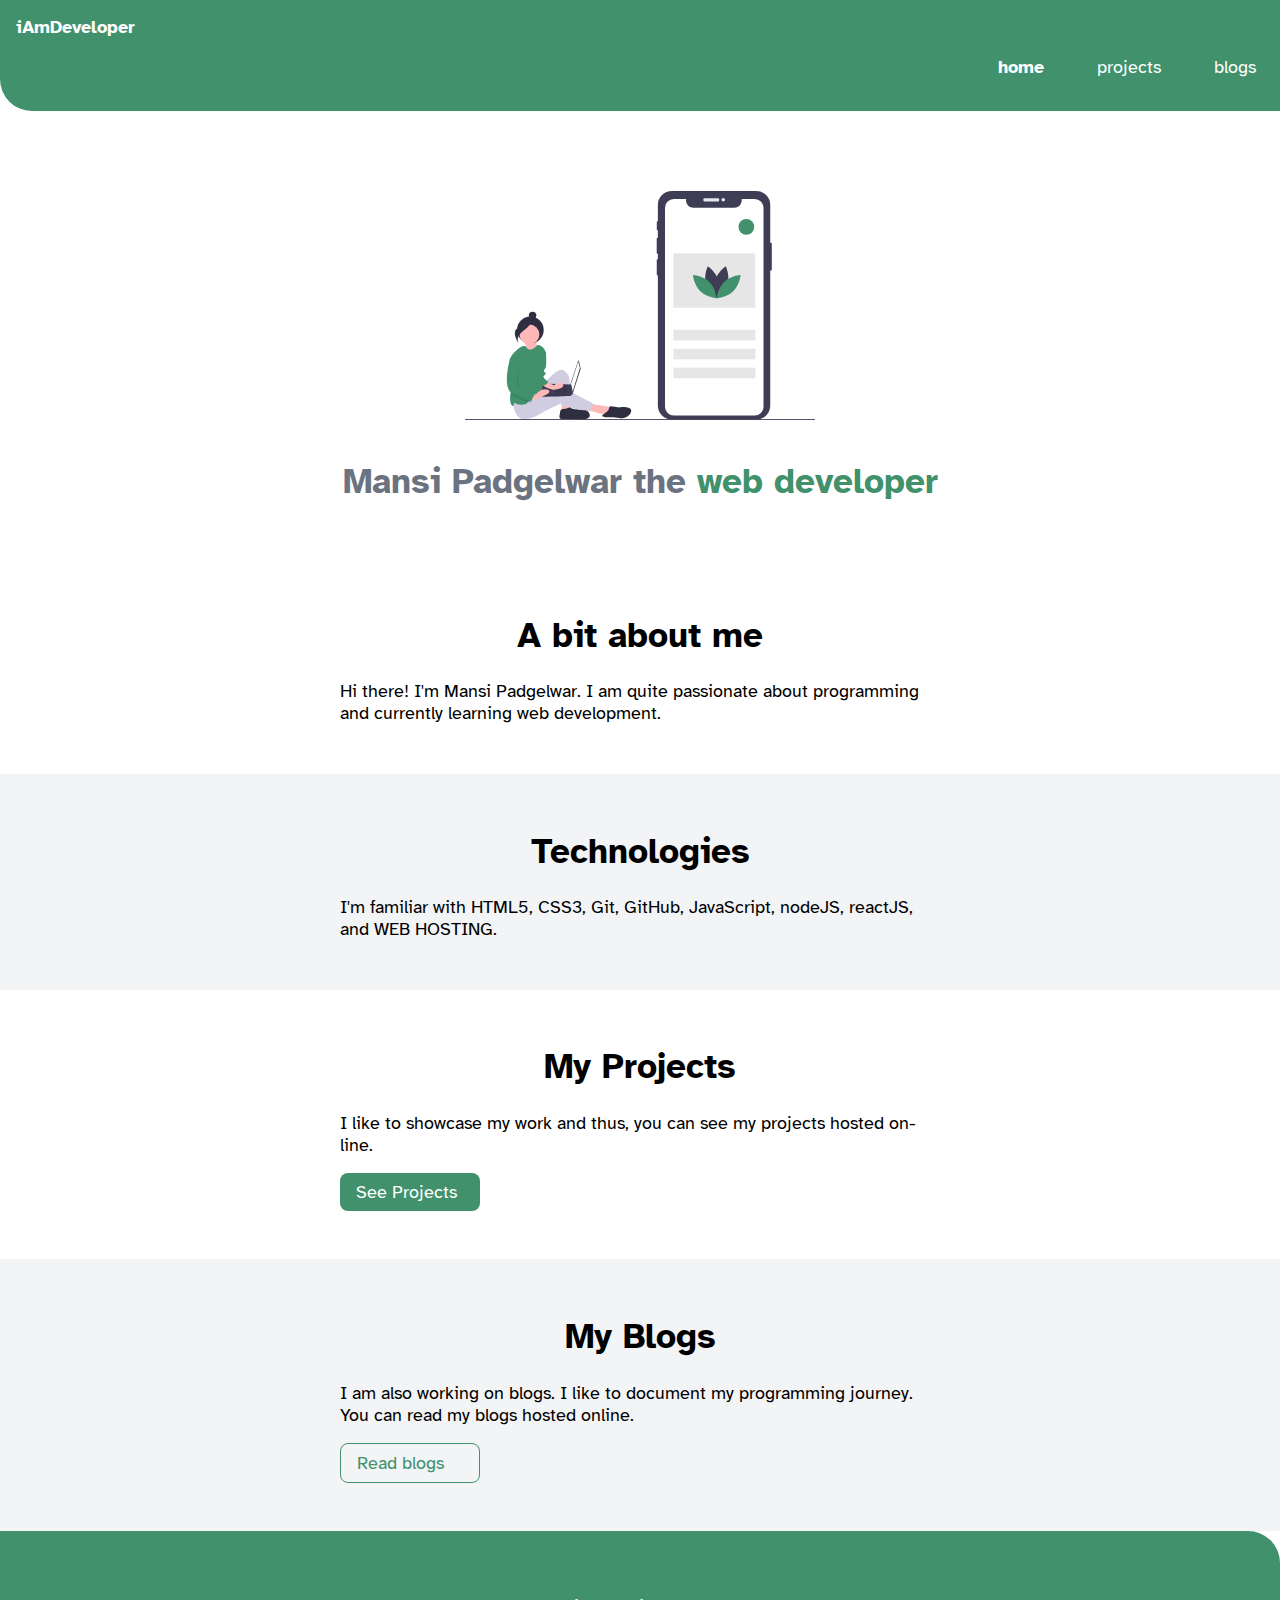
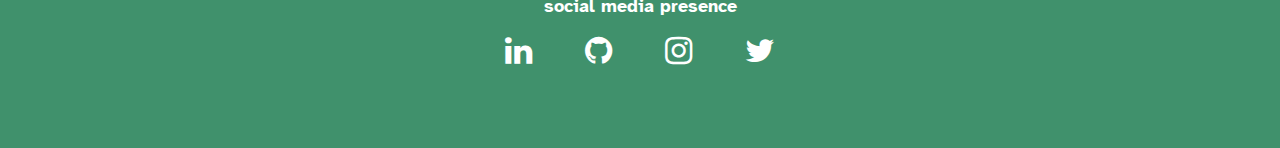
<file: index.html>
<!DOCTYPE html>
<html lang="en">

<head>
    <meta charset="UTF-8">
    <meta http-equiv="X-UA-Compatible" content="IE=edge">
    <meta name="viewport" content="width=device-width, initial-scale=1.0">
    <link rel="stylesheet" href="https://cdnjs.cloudflare.com/ajax/libs/font-awesome/4.7.0/css/font-awesome.min.css"
        integrity="sha512-SfTiTlX6kk+qitfevl/7LibUOeJWlt9rbyDn92a1DqWOw9vWG2MFoays0sgObmWazO5BQPiFucnnEAjpAB+/Sw=="
        crossorigin="anonymous" />
    <link href="style.css" rel='stylesheet' />
    <title>home | Mansi Padgelwar</title>

</head>

<body>
    <nav class="navigation container">
        <div class="nav-brand">iAmDeveloper</div>
        <ul class="list-non-bullet nav-pills">
            <li class="list-item-inline">
                <a class="link link-active" href="/">home</a>
            </li>

            <li class="list-item-inline">
                <a class="link" href="/projects.html">projects</a>
            </li>

            <li class="list-item-inline">
                <a class="link" href="/blogs.html">blogs</a>
            </li>
        </ul>
    </nav>

    <header class="hero">
        <img class="hero-img" src="images/hero.svg" />
        <h1 class="hero-heading">Mansi Padgelwar the
            <span class="heading-inverted">
                web developer
            </span>
        </h1>

    </header>

    <section class="section">
        <div class="container centered-container">
            <h1>A bit about me</h1>
            <p>Hi there! I'm Mansi Padgelwar. I am quite passionate about programming and currently learning web development.
            </p>

        </div>
    </section>

    <section class="section section-off-white">
        <div class="container centered-container">
            <h1>Technologies</h1>
            <p>I'm familiar with HTML5, CSS3, Git, GitHub, JavaScript, nodeJS,
                reactJS, and WEB HOSTING.
            </p>
        </div>
    </section>
    <section class="section">
        <div class="container centered-container">
            <h1>My Projects</h1>
            <p>I like to showcase my work and thus,
                you can see my projects hosted
                on-line.
            </p>
            <a class="link primary-link" href="/projects.html">See Projects</a>

        </div>
    </section>

    <section class="section section-off-white">
        <div class="container centered-container">
            <h1>My Blogs</h1>
            <p>I am also working on blogs. I like to document my programming journey. 
                You can read my blogs hosted online.</p>
            <a class="link secondary-link" href="/blogs.html">Read blogs</a>
        </div>
    </section>


    <footer class="footer">
        <div class="footer-header">
            social media presence
        </div>
        <ul class="social-links list-non-bullet">
            <li class="list-item-inline">

                <a class="link" href="https://www.linkedin.com/in/mansi-padgelwar-1051a8188" target="_blank"><i class="fa fa-linkedin"
                        aria-hidden="true"></i>
                </a>
            </li>
            <li class="list-item-inline">

                <a class="link" href="https://github.com/mansipadgelwar" target="_blank"><i class="fa fa-github"
                        aria-hidden="true"></i>
                </a>
            </li>
            <li class="list-item-inline">

                <a class="link" href="https://www.instagram.com/mansi_padgelwar" target="_blank"><i class="fa fa-instagram"
                        aria-hidden="true"></i>
                </a>
            </li>
            <li class="list-item-inline">

                <a class="link" href="https://twitter.com/MansiPadgelwar" target="_blank"><i class="fa fa-twitter"
                        aria-hidden="true"></i>
                </a>
            </li>
        </ul>
    </footer>






</body>

</html>
</file>
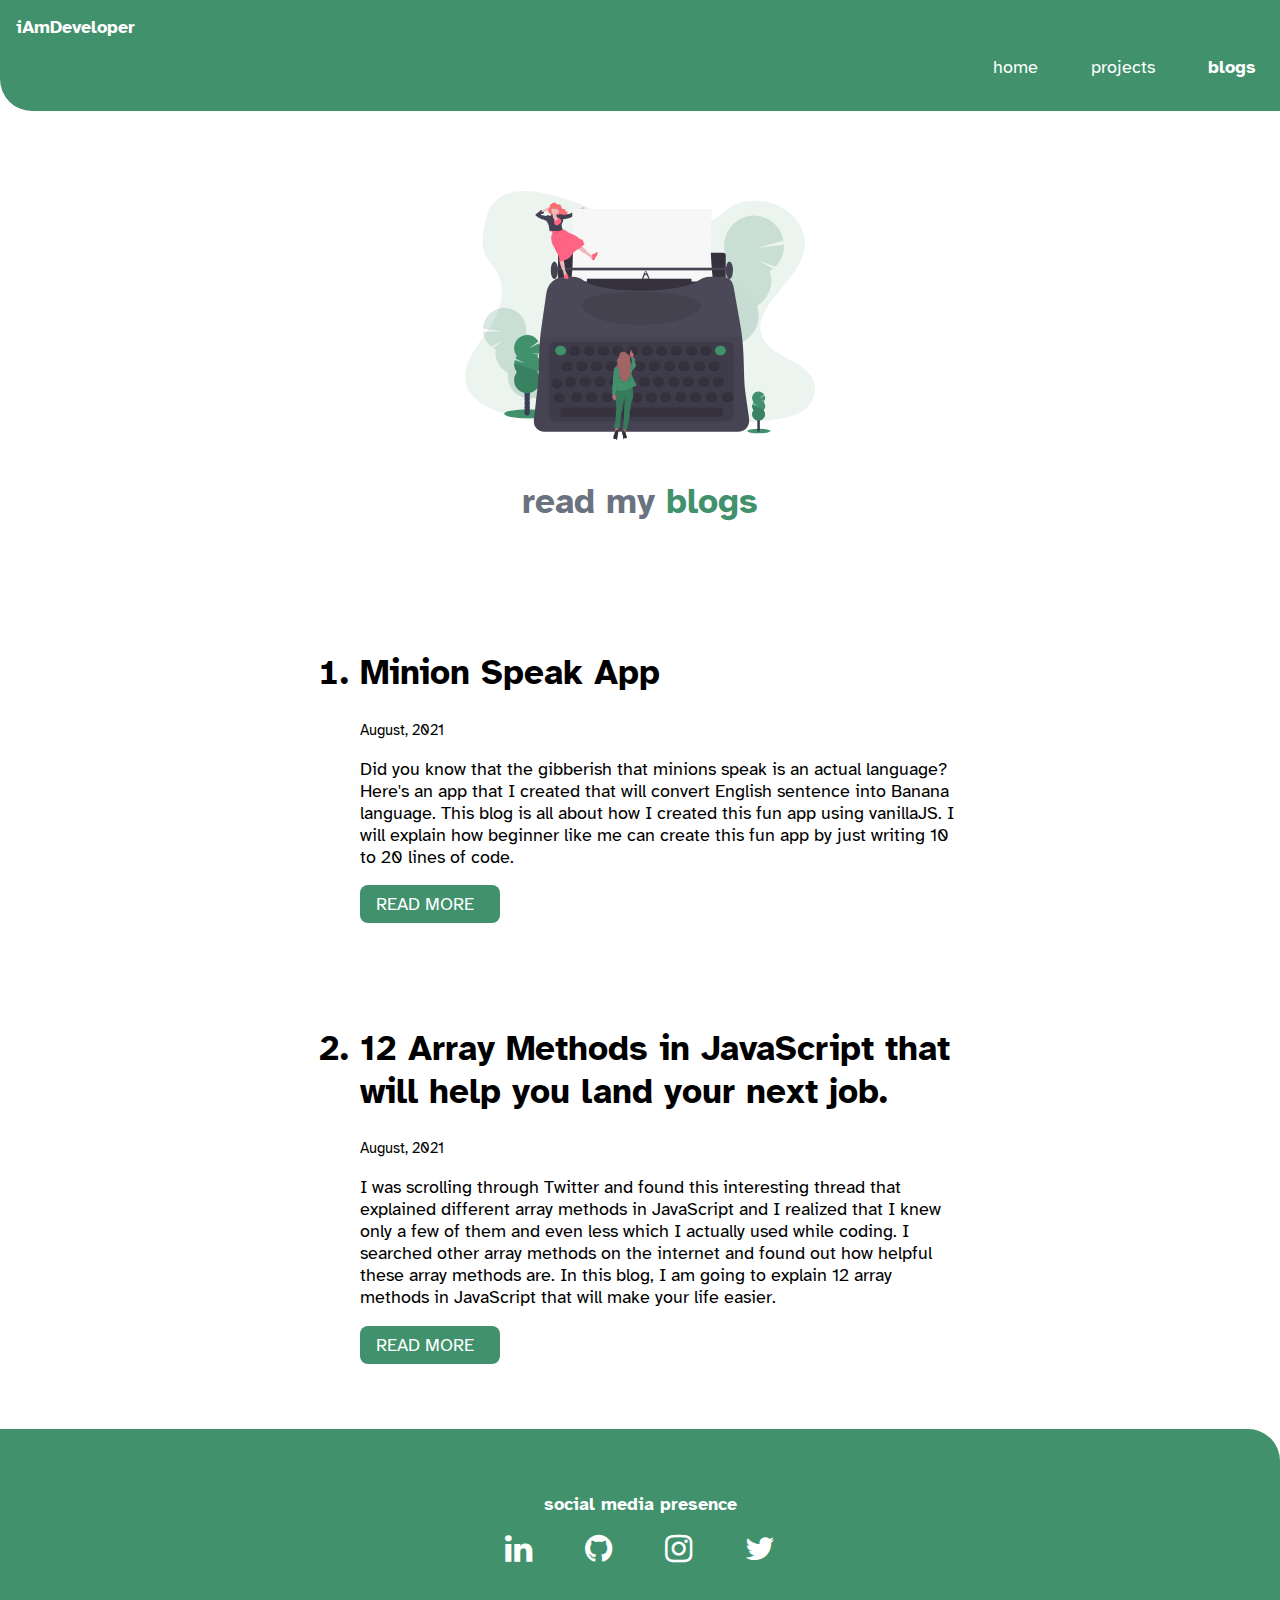
<file: blogs.html>
<!DOCTYPE html>
<html lang="en">

<head>
    <meta charset="UTF-8">
    <meta http-equiv="X-UA-Compatible" content="IE=edge">
    <meta name="viewport" content="width=device-width, initial-scale=1.0">
    <link rel="stylesheet" href="https://cdnjs.cloudflare.com/ajax/libs/font-awesome/4.7.0/css/font-awesome.min.css"
        integrity="sha512-SfTiTlX6kk+qitfevl/7LibUOeJWlt9rbyDn92a1DqWOw9vWG2MFoays0sgObmWazO5BQPiFucnnEAjpAB+/Sw=="
        crossorigin="anonymous" />
    <link href="style.css" rel='stylesheet' />
    <title>blogs | Mansi Padgelwar</title>

</head>

<body>
    <nav class="navigation container">
        <div class="nav-brand">iAmDeveloper</div>
        <ul class="list-non-bullet nav-pills">
            <li class="list-item-inline">
                <a class="link " href="/index.html">home</a>
            </li>

            <li class="list-item-inline">
                <a class="link" href="/projects.html">projects</a>
            </li>

            <li class="list-item-inline">
                <a class="link link-active" href="/blogs.html">blogs</a>
            </li>
        </ul>
    </nav>

    <header class="hero">
        <img class="hero-img" src="images/blog.svg" />
        <h1 class="hero-heading"> read my
            <span class="heading-inverted">
                blogs
            </span>
        </h1>
    </header>
    <ol>

        <article class="showcase-list container centered-container">
            <h1>
                <li> Minion Speak App </li>
            </h1>
            <small> August, 2021</small>
            <p>Did you know that the gibberish that minions speak is an actual language?
                Here's an app that I created that will convert English sentence into Banana language.
                This blog is all about how I created this fun app using vanillaJS.
                I will explain how beginner like me can create this fun app by just writing 10 to 20 lines of code.</p>
            <a class="link primary-link" href="https://mansim.hashnode.dev/minion-speak-app" target="_blank">READ MORE</a>

        </article>

        <article class="showcase-list container centered-container">
            <h1>
                <li> 12 Array Methods in JavaScript that will help you land your next job. </li>
            </h1>
            <small> August, 2021</small>
            <p>I was scrolling through Twitter and found this interesting thread that explained different 
                array methods in JavaScript and I realized that I knew only a few of them and even less which 
                I actually used while coding. I searched other array methods on the internet and found out how helpful
                these array methods are. In this blog, I am going to explain 12 array methods in JavaScript
                that will make your life easier.</p>
            <a class="link primary-link" href="https://mansim.hashnode.dev/12-array-methods-in-javascript-that-will-help-you-land-your-next-job" target="_blank">READ MORE</a>

        </article>

        


    </ol>
    <footer class="footer">
        <div class="footer-header">
            social media presence
        </div>
        <ul class="social-links list-non-bullet">
            <li class="list-item-inline">

                <a class="link" href="https://www.linkedin.com/in/mansi-padgelwar-1051a8188" target="_blank"><i class="fa fa-linkedin"
                        aria-hidden="true"></i>
                </a>
            </li>
            <li class="list-item-inline">

                <a class="link" href="https://github.com/mansipadgelwar" target="_blank"><i class="fa fa-github"
                        aria-hidden="true"></i>
                </a>
            </li>
            <li class="list-item-inline">

                <a class="link" href="https://www.instagram.com/mansi_padgelwar" target="_blank"><i class="fa fa-instagram"
                        aria-hidden="true"></i>
                </a>
            </li>
            <li class="list-item-inline">

                <a class="link" href="https://twitter.com/MansiPadgelwar" target="_blank"><i class="fa fa-twitter"
                        aria-hidden="true"></i>
                </a>
            </li>
        </ul>
    </footer>

</body>

</html>
</file>
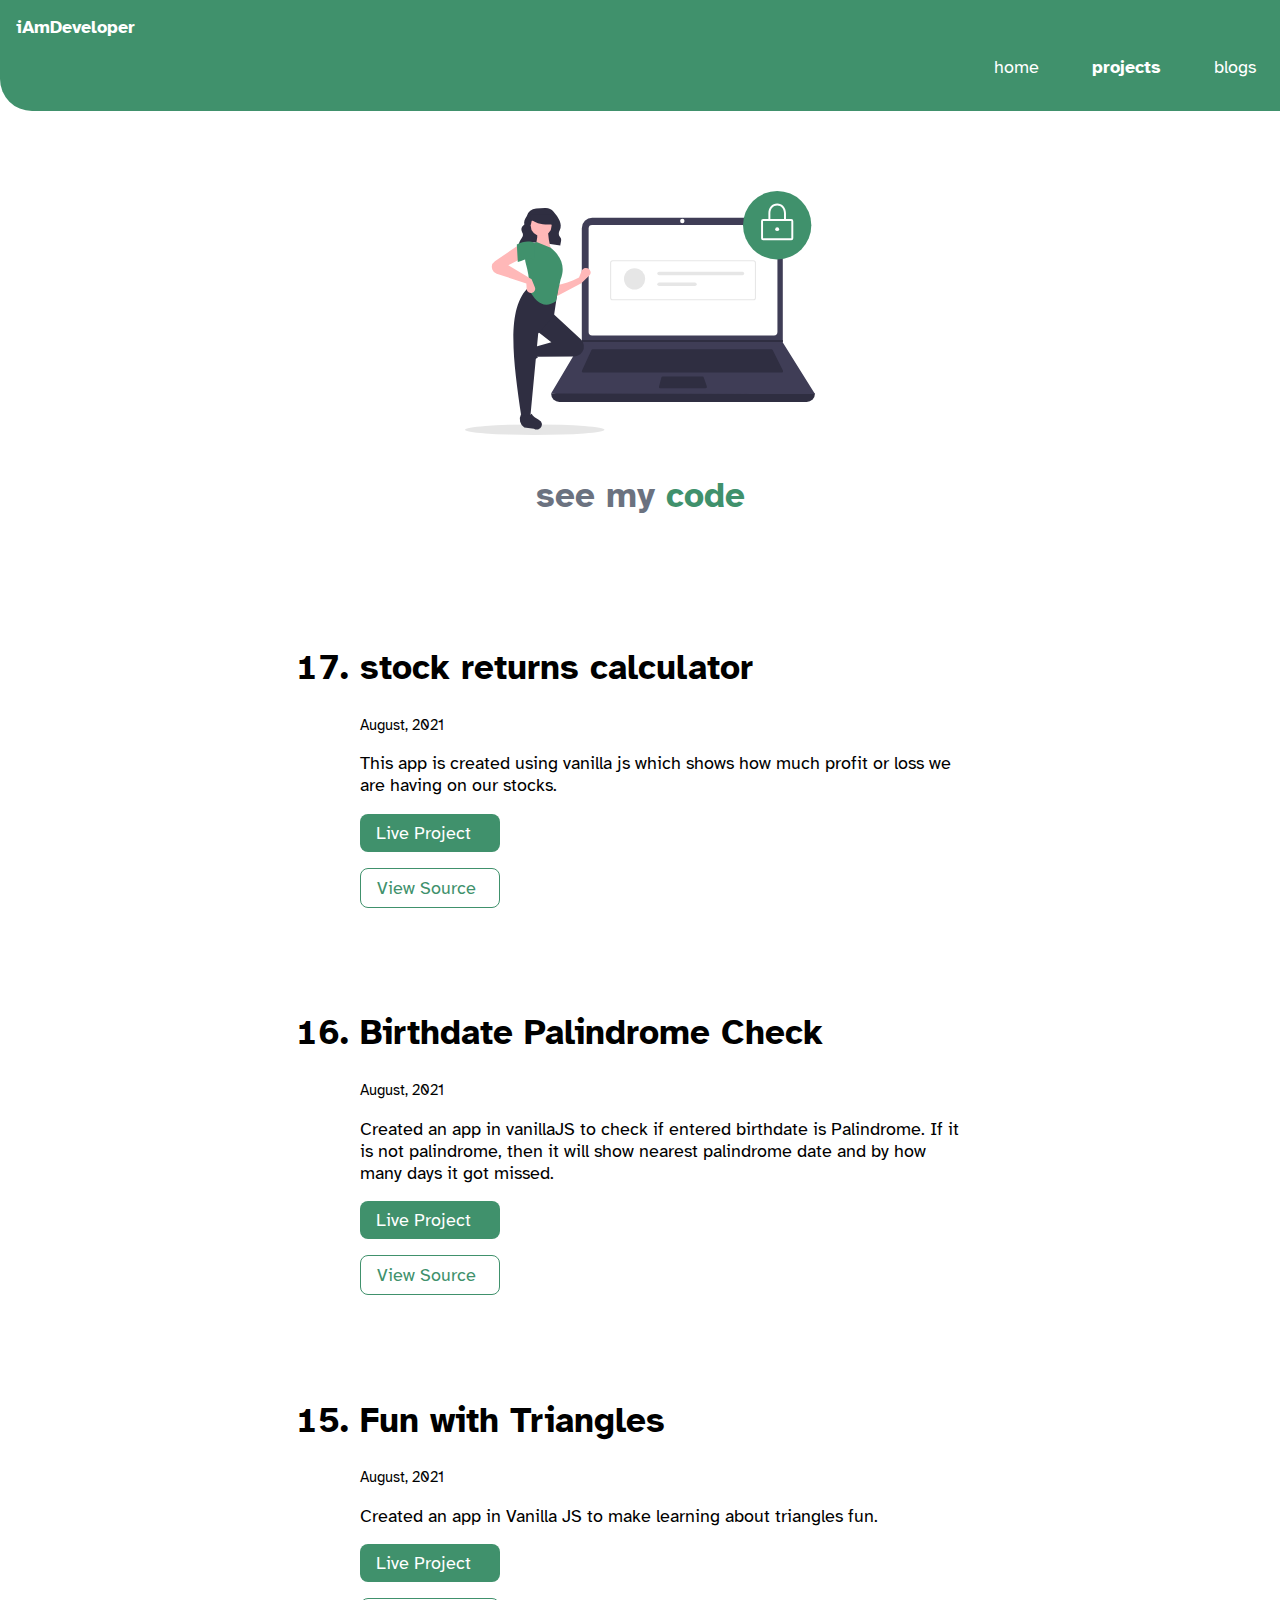
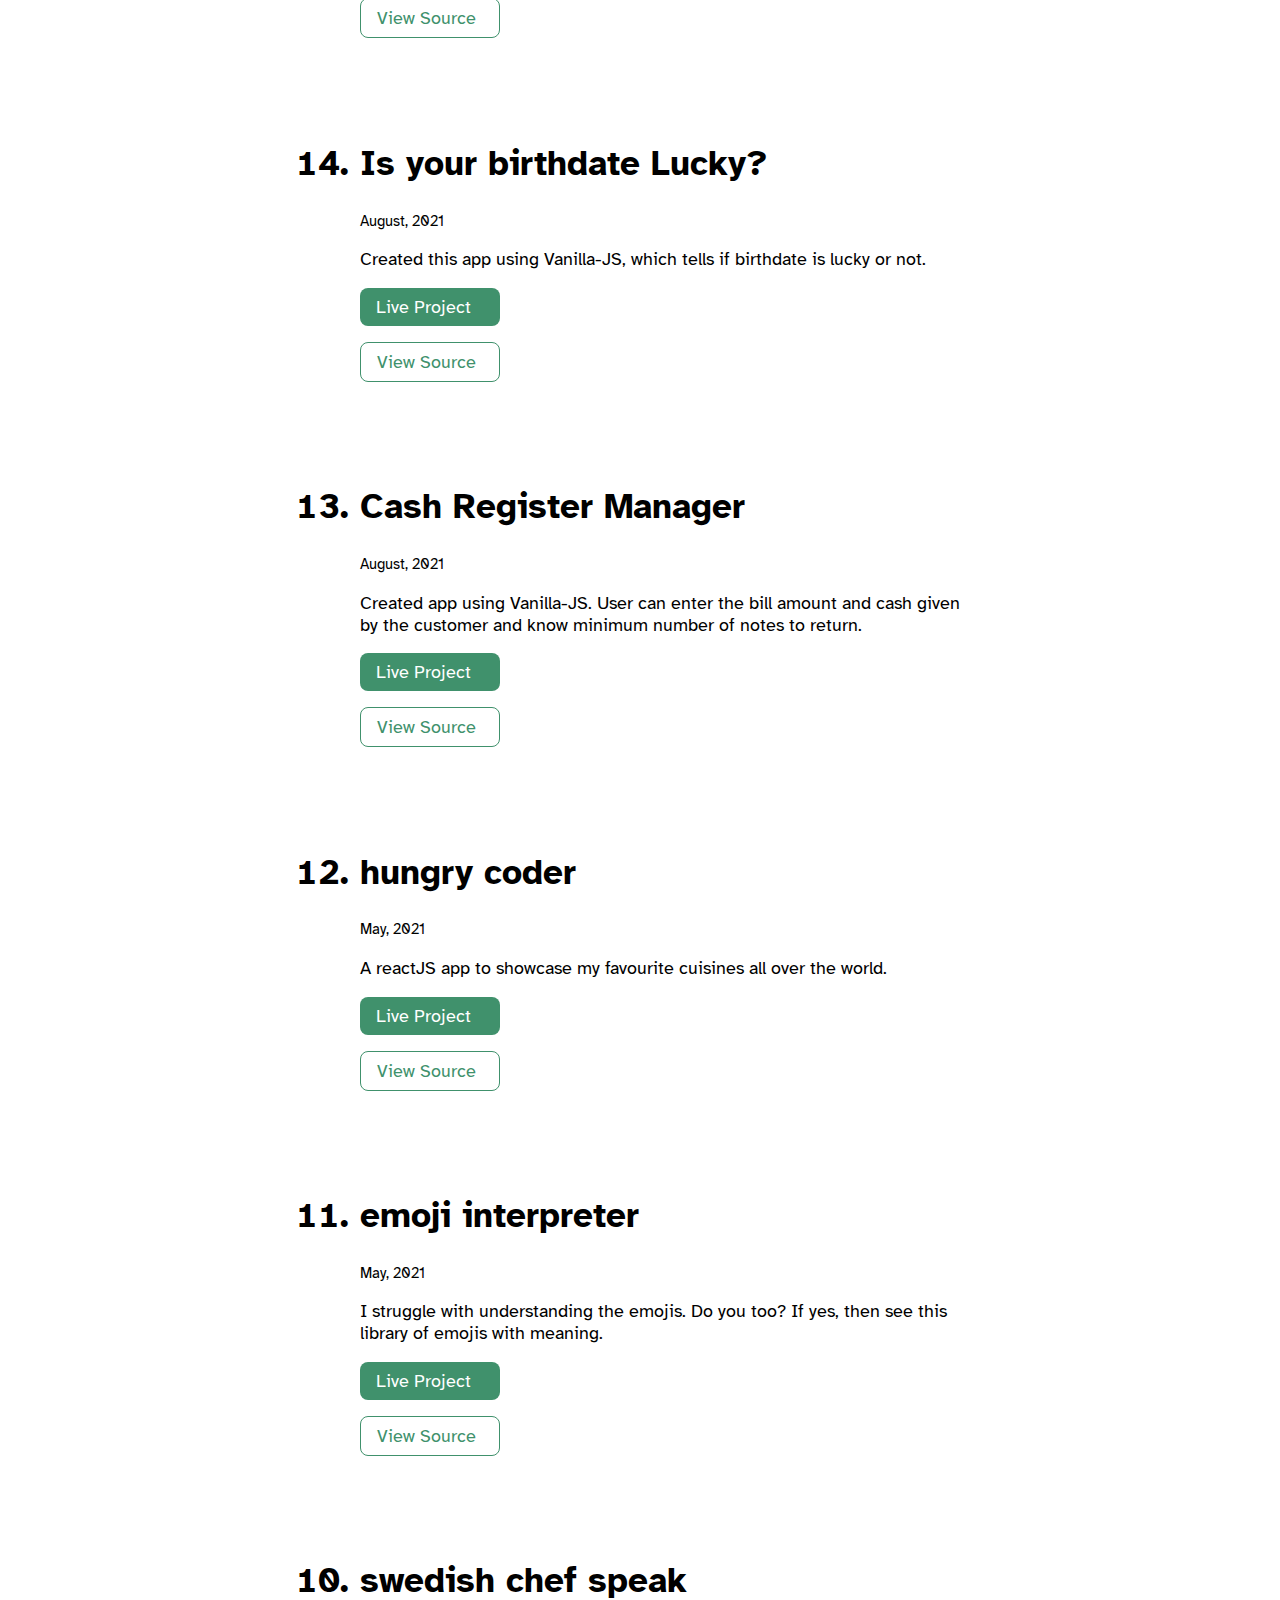
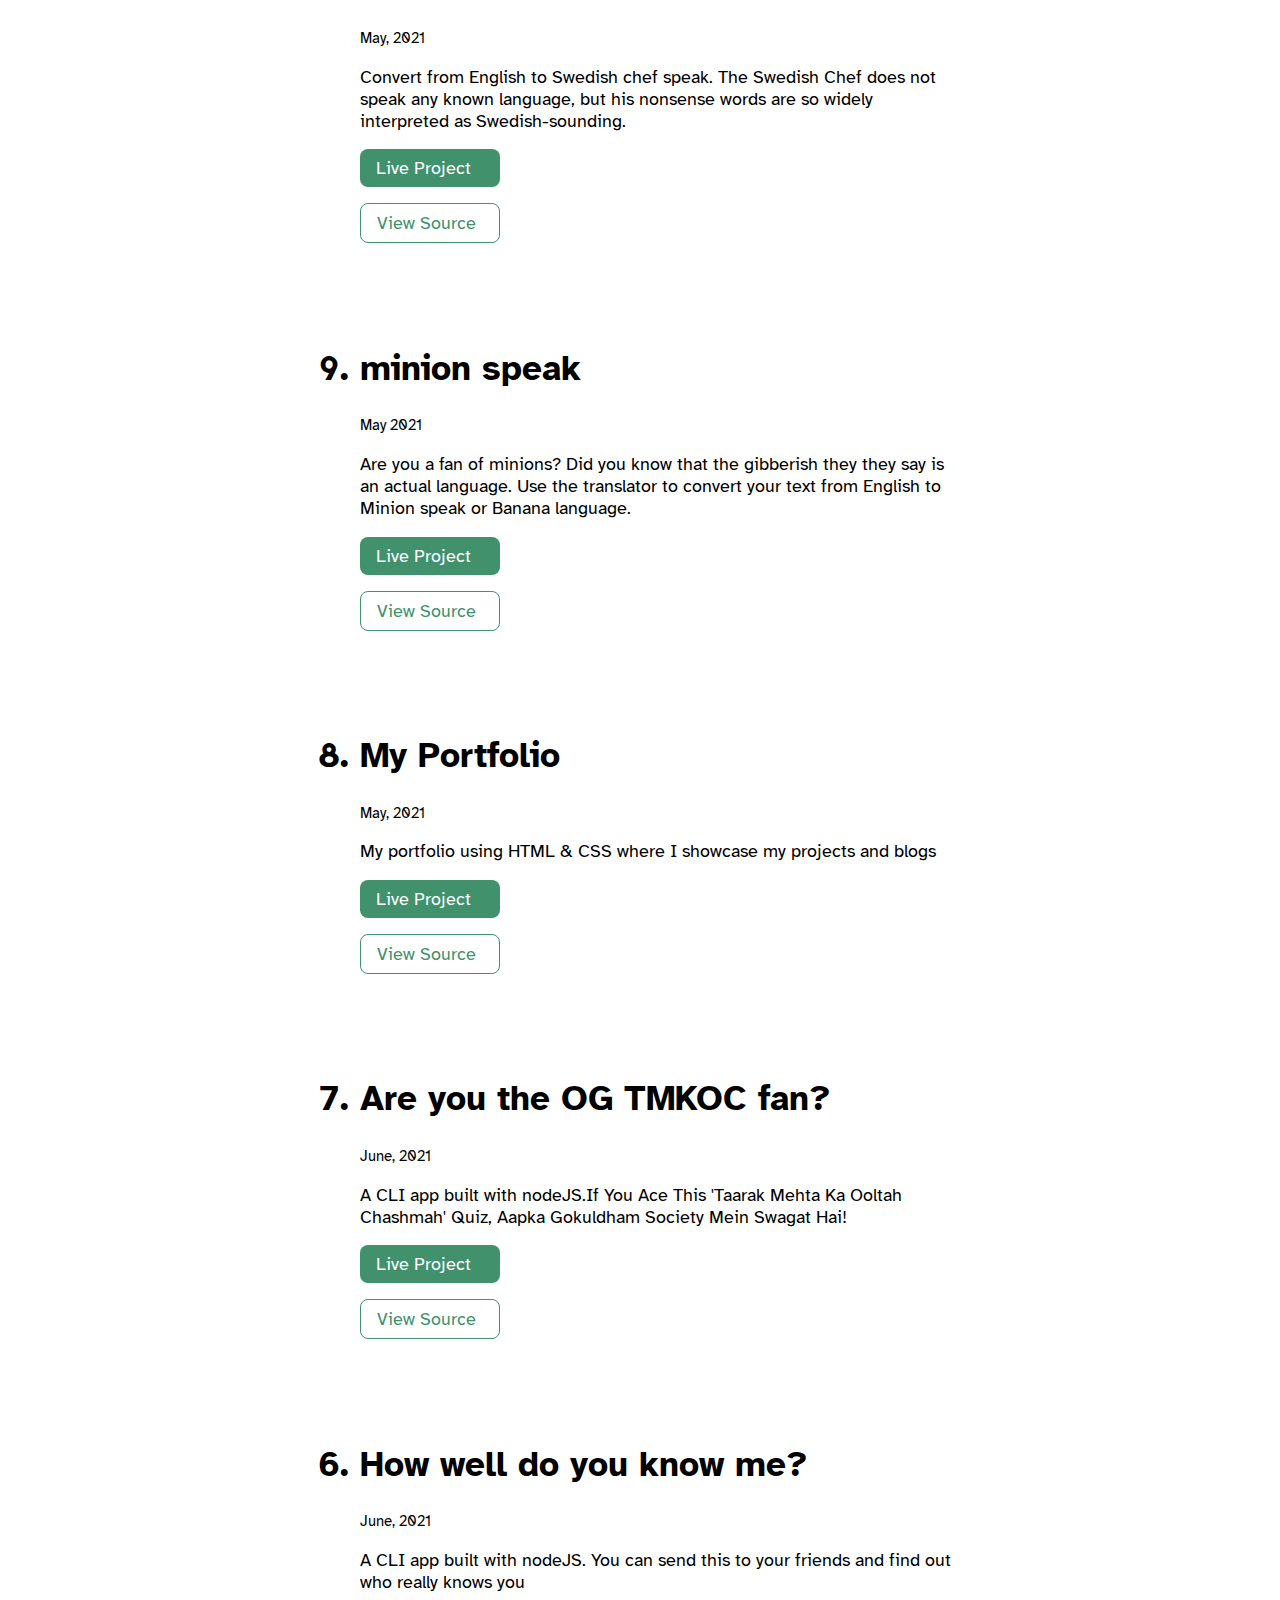
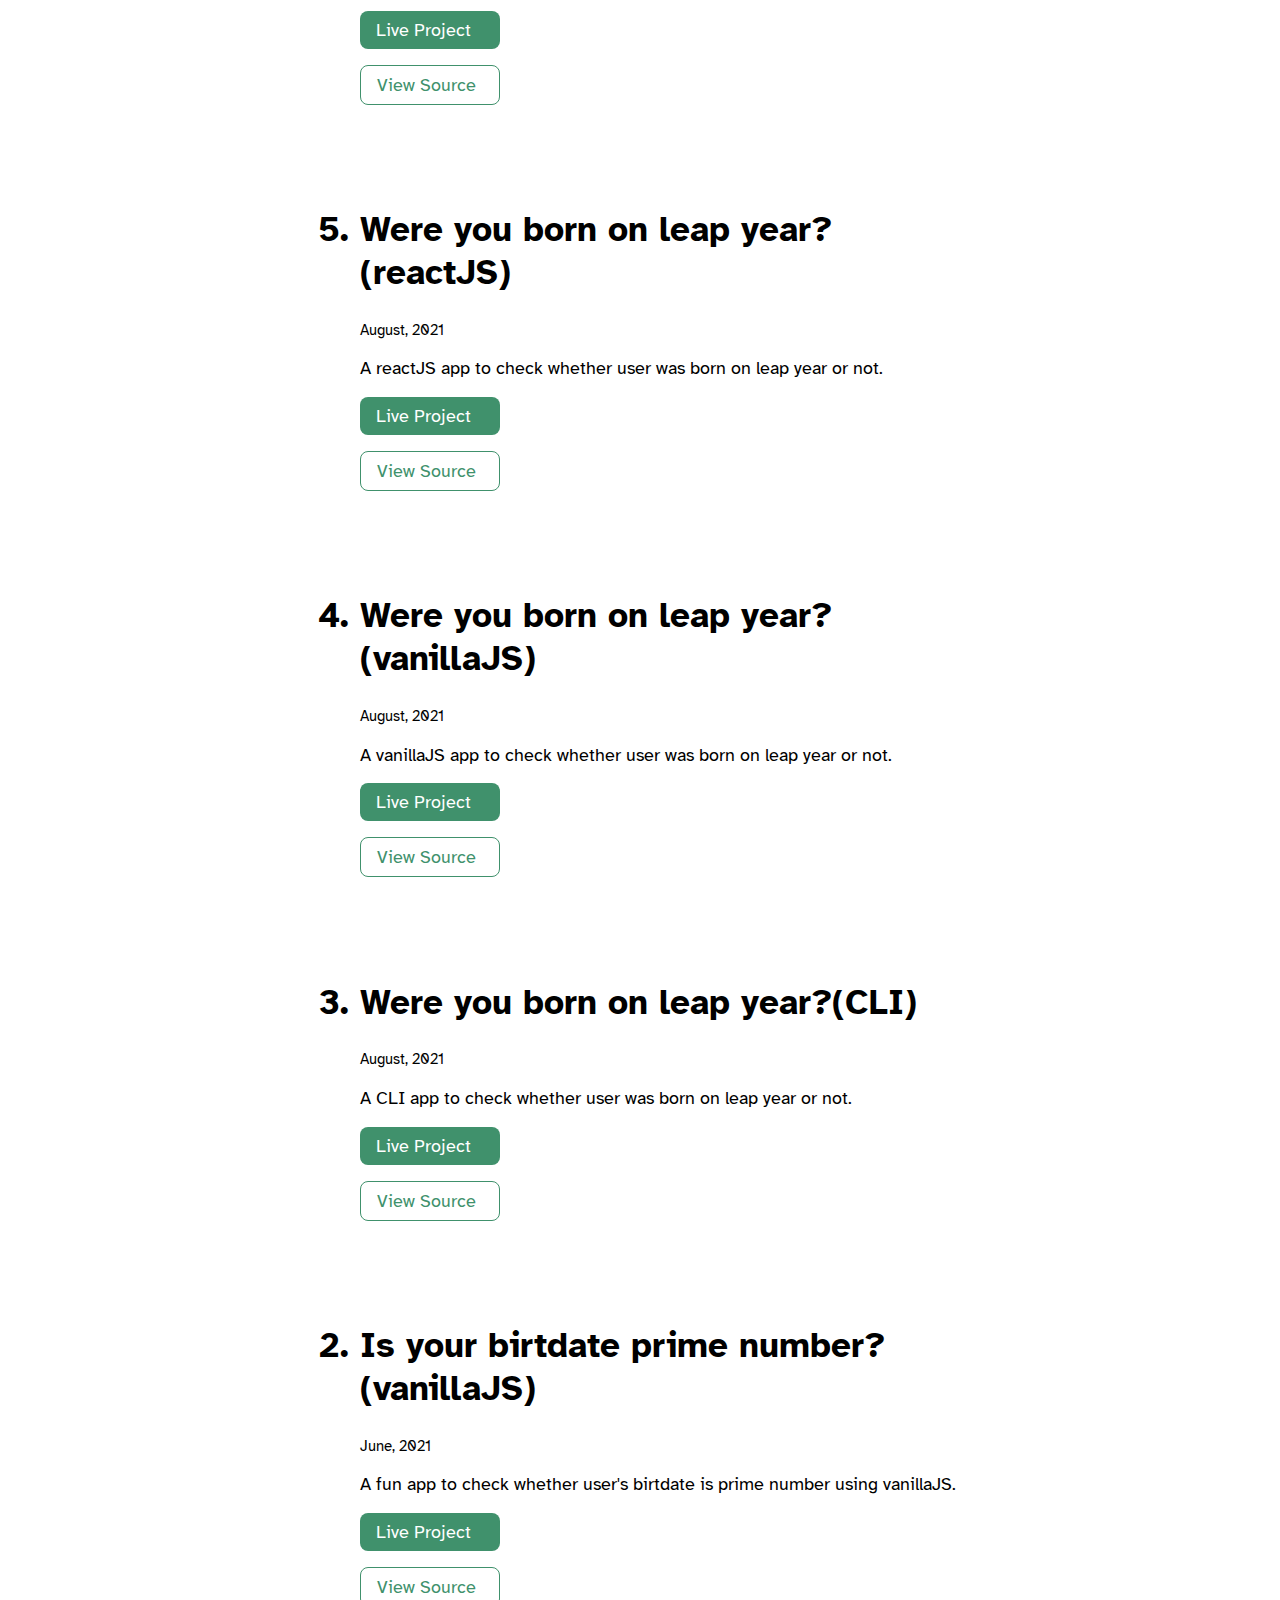
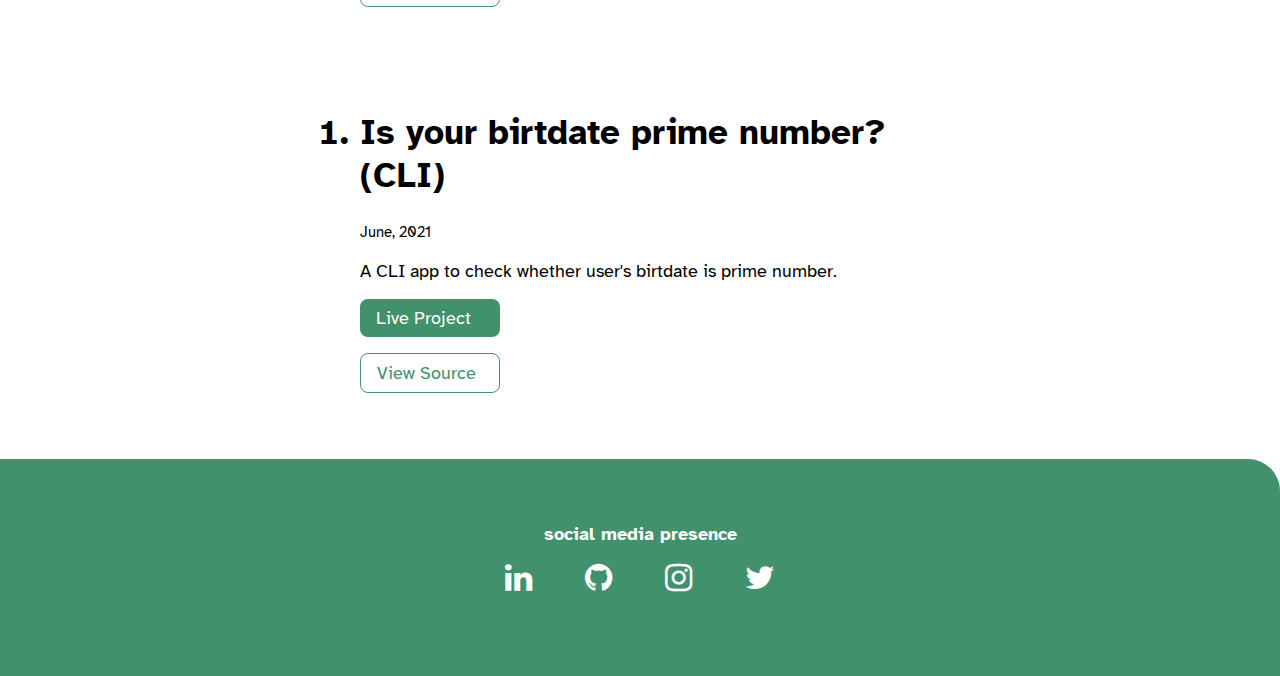
<file: projects.html>
<!DOCTYPE html>
<html lang="en">

<head>
    <meta charset="UTF-8">
    <meta http-equiv="X-UA-Compatible" content="IE=edge">
    <meta name="viewport" content="width=device-width, initial-scale=1.0">
    <link rel="stylesheet" href="https://cdnjs.cloudflare.com/ajax/libs/font-awesome/4.7.0/css/font-awesome.min.css"
        integrity="sha512-SfTiTlX6kk+qitfevl/7LibUOeJWlt9rbyDn92a1DqWOw9vWG2MFoays0sgObmWazO5BQPiFucnnEAjpAB+/Sw=="
        crossorigin="anonymous" />
    <link href="style.css" rel='stylesheet' />
    <title>projects | Mansi Padgelwar</title>

</head>

<body>
    <nav class="navigation container">
        <div class="nav-brand">iAmDeveloper</div>
        <ul class="list-non-bullet nav-pills">
            <li class="list-item-inline">
                <a class="link " href="/index.html">home</a>
            </li>

            <li class="list-item-inline">
                <a class="link link-active" href="/">projects</a>
            </li>

            <li class="list-item-inline">
                <a class="link" href="/blogs.html">blogs</a>
            </li>
        </ul>
    </nav>

    <header class="hero">
        <img class="hero-img" src="images/project.svg" />
        <h1 class="hero-heading"> see my
            <span class="heading-inverted">
                code
            </span>
        </h1>
    </header>

    <ol reversed>

        <article class="showcase-list container centered-container">
            <h1>
                <li> stock returns calculator</li>
            </h1>
            <small> August, 2021</small>
            <p>This app is created using vanilla js which shows how much
                profit or loss we are having on our stocks.</p>
            <a class="link primary-link" href="https://mansi-profit-loss-in-stock.netlify.app/" target="_blank">Live
                Project</a>
            <a class="link secondary-link" href="https://github.com/mansipadgelwar/profit-loss-in-stock"
                target="_blank">View Source</a>
        </article>

        <article class="showcase-list container centered-container">
            <h1>
                <li> Birthdate Palindrome Check</li>
            </h1>
            <small> August, 2021</small>
            <p>Created an app in vanillaJS to check if entered birthdate is
                Palindrome. If it is not palindrome, then it will show nearest
                palindrome date and by how many days it got missed.</p>
            <a class="link primary-link" href="https://mansim-pallindrome-birthday.netlify.app/" target="_blank">Live
                Project</a>
            <a class="link secondary-link" href="https://github.com/mansipadgelwar/pallindrome-birthdays"
                target="_blank">View Source</a>
        </article>

        <article class="showcase-list container centered-container">
            <h1>
                <li> Fun with Triangles</li>
            </h1>
            <small> August, 2021</small>
            <p>Created an app in Vanilla JS to make learning about triangles fun.</p>
            <a class="link primary-link" href="https://mansi-learn-triangles.netlify.app/" target="_blank">Live
                Project</a>
            <a class="link secondary-link" href="https://github.com/mansipadgelwar/do-you-know-triangles"
                target="_blank">View Source</a>
        </article>

        <article class="showcase-list container centered-container">
            <h1>
                <li> Is your birthdate Lucky?</li>
            </h1>
            <small> August, 2021</small>
            <p>Created this app using Vanilla-JS, which tells if birthdate is lucky or not.</p>
            <a class="link primary-link" href="https://mansi-lucky-birthday.netlify.app/" target="_blank">Live
                Project</a>
            <a class="link secondary-link" href="https://github.com/mansipadgelwar/is-your-birthday-lucky"
                target="_blank">View Source</a>
        </article>

        <article class="showcase-list container centered-container">
            <h1>
                <li> Cash Register Manager</li>
            </h1>
            <small> August, 2021</small>
            <p> Created app using Vanilla-JS. User can enter the bill
                amount and cash given by the customer and know minimum
                number of notes to return.</p>
            <a class="link primary-link" href="https://mansi-cash-register-manager.netlify.app/" target="_blank">Live
                Project</a>
            <a class="link secondary-link" href="https://github.com/mansipadgelwar/cash-register-manager"
                target="_blank">View Source</a>
        </article>

       


        <article class="showcase-list container centered-container">
            <h1>
                <li>hungry coder</li>
            </h1>
            <small>May, 2021</small>
            <p>A reactJS app to showcase my favourite cuisines all over the world.</p>
            <a class="link primary-link" href="https://mansimahesh-fav-cuisine.netlify.app/" target="_blank">Live
                Project</a>
            <a class="link secondary-link" href="https://github.com/mansipadgelwar/favourite-cuisine"
                target="_blank">View Source</a>
        </article>



        <article class="showcase-list container centered-container">
            <h1>
                <li>emoji interpreter </li>
            </h1>
            <small>May, 2021</small>
            <p> I struggle with understanding the emojis. Do you too?
                If yes, then see this library of emojis with meaning.
            </p>
            <a class="link primary-link" href="https://mansimahesh-emoji-interpreter.netlify.app" target="_blank">Live
                Project</a>
            <a class="link secondary-link" href="https://github.com/mansipadgelwar/emoji-interpreter"
                target="_blank">View Source</a>
        </article>

      



        <article class="showcase-list container centered-container">
            <h1>
                <li>swedish chef speak </li>
            </h1>
            <small>May, 2021</small>
            <p> Convert from English to Swedish chef speak. The Swedish Chef does not
                speak any known language, but his nonsense words are so widely interpreted as
                Swedish-sounding.
            </p>
            <a class="link primary-link" href="https://mansipadgelwar-swedish-speak.netlify.app" target="_blank">Live
                Project</a>
            <a class="link secondary-link" href="https://github.com/mansipadgelwar/swedish-chef-speak"
                target="_blank">View Source</a>
        </article>



        <article class="showcase-list container centered-container">
            <h1>
                <li>minion speak</li>
            </h1>
            <small>May 2021</small>
            <p>Are you a fan of minions? Did you know that the gibberish they
                they say is an actual language. Use the translator to convert
                your text from English to Minion speak or Banana language.
            </p>
            <a class="link primary-link" href="https://mansimahesh-minion-speak.netlify.app/" target="_blank">Live
                Project</a>
            <a class="link secondary-link" href="https://github.com/mansipadgelwar/Minion-speak" target="_blank">View
                Source</a>
        </article>        

        
        <article class="showcase-list container centered-container">
            <h1>
                <li> My Portfolio </li>
            </h1>
            <small>May, 2021</small>
            <p> My portfolio using HTML & CSS where I showcase my projects and blogs </p>
            <a class="link primary-link" href="https://mansi-padgelwar-portfolio.netlify.app/"
                target="_blank">
                Live Project</a>
            <a class="link secondary-link" href="https://github.com/mansipadgelwar/MansiPadgelwar-Portfolio"
                target="_blank">View Source</a>
        </article>



        <article class="showcase-list container centered-container">
            <h1>
                <li> Are you the OG TMKOC fan? </li>
            </h1>
            <small>June, 2021</small>
            <p> A CLI app built with nodeJS.If You Ace This 'Taarak Mehta Ka Ooltah Chashmah' Quiz, 
                Aapka Gokuldham Society Mein Swagat Hai! </p>
            <a class="link primary-link" href="https://replit.com/@MansiM1/CLITMKOCQUIZ#index.js?embed=1&output=1"
                target="_blank">
                Live Project</a>
            <a class="link secondary-link" href="https://github.com/mansipadgelwar/CLI_TMKOC_QUIZ"
                target="_blank">View Source</a>
        </article>



        <article class="showcase-list container centered-container">
            <h1>
                <li> How well do you know me?</li>
            </h1>
            <small>June, 2021</small>
            <p>A CLI app built with nodeJS. You can send this to your friends and find out who really knows you</p>
            <a class="link primary-link" href="https://replit.com/@MansiM1/doYouKnowMe#index.js?embed=1&output=1"
                target="_blank">Live Project</a>
            <a class="link secondary-link" href="https://github.com/mansipadgelwar/doYouKnowMe" target="_blank">View
                Source</a>
        </article>

        <article class="showcase-list container centered-container">
            <h1>
                <li>Were you born on leap year?(reactJS)  </li>
            </h1>
            <small>August, 2021</small>
            <p> A reactJS app to check whether user was born on leap year or not. </p>
            <a class="link primary-link"
                href="https://931sr.csb.app/" target="_blank">
                Live Project</a>
            <a class="link secondary-link" href="https://github.com/mansipadgelwar/is_leap_react/tree/main/"
                target="_blank">View Source</a>
        </article>

        <article class="showcase-list container centered-container">
            <h1>
                <li>Were you born on leap year?(vanillaJS)  </li>
            </h1>
            <small>August, 2021</small>
            <p> A vanillaJS app to check whether user was born on leap year or not. </p>
            <a class="link primary-link"
                href="https://mansi-isleapyear-vanillajs.netlify.app/" target="_blank">
                Live Project</a>
            <a class="link secondary-link" href="https://github.com/mansipadgelwar/isLeapYear-vanillaJS"
                target="_blank">View Source</a>
        </article>

        <article class="showcase-list container centered-container">
            <h1>
                <li>Were you born on leap year?(CLI) </li>
            </h1>
            <small>August, 2021</small>
            <p> A CLI app to check whether user was born on leap year or not. </p>
            <a class="link primary-link"
                href="https://replit.com/@MansiM1/leapYear#index.js?embed=1&output=1" target="_blank">
                Live Project</a>
            <a class="link secondary-link" href="https://github.com/mansipadgelwar/isleapYear-CLI"
                target="_blank">View Source</a>
        </article>

        <article class="showcase-list container centered-container">
            <h1>
                <li>Is your birtdate prime number?(vanillaJS) </li>
            </h1>
            <small>June, 2021</small>
            <p> A fun app to check whether user's birtdate is prime number using vanillaJS. </p>
            <a class="link primary-link" href="https://birthday-prime-vanillajs.netlify.app/" target="_blank">
                Live Project</a>
            <a class="link secondary-link" href="https://github.com/mansipadgelwar/birthdate-prime-vanillaJS"
                target="_blank">View Source</a>
        </article>

        <article class="showcase-list container centered-container">
            <h1>
                <li>Is your birtdate prime number?(CLI) </li>
            </h1>
            <small>June, 2021</small>
            <p> A CLI app to check whether user's birtdate is prime number. </p>
            <a class="link primary-link"
                href="https://replit.com/@MansiM1/isYourBirthDatePrime#index.js?embed=1&output=1" target="_blank">
                Live Project</a>
            <a class="link secondary-link" href="https://github.com/mansipadgelwar/isYourBirthDatePrime"
                target="_blank">View Source</a>
        </article>

        
        


        


    </ol>


    <footer class="footer">
        <div class="footer-header">
            social media presence
        </div>
        <ul class="social-links list-non-bullet">
            <li class="list-item-inline">

                <a class="link" href="https://www.linkedin.com/in/mansi-padgelwar-1051a8188" target="_blank"><i class="fa fa-linkedin"
                        aria-hidden="true"></i>
                </a>
            </li> 
            <li class="list-item-inline">

                <a class="link" href="https://github.com/mansipadgelwar" target="_blank"><i class="fa fa-github"
                        aria-hidden="true"></i>
                </a>
            </li>
            <li class="list-item-inline">

                <a class="link" href="https://www.instagram.com/mansi_padgelwar" target="_blank"><i class="fa fa-instagram"
                        aria-hidden="true"></i>
                </a>
            </li>
            <li class="list-item-inline">

                <a class="link" href="https://twitter.com/MansiPadgelwar" target="_blank"><i class="fa fa-twitter"
                        aria-hidden="true"></i>
                </a>
            </li>
        </ul>
    </footer>


</body>

</html>
</file>
<file: style.css>
@import url('https://fonts.googleapis.com/css2?family=Atkinson+Hyperlegible:wght@400;700&display=swap');

:root {
    --primary-color:#40916C;
    --dark-gray: #6B7280;
    --light-gray: #8a919e; 
    --off-white: #F3F4F6;
}

body {
    font-family:  'Atkinson Hyperlegible', sans-serif;
    margin: 0px;
    font-size: 1.1rem;
}

hr {
    margin: 2rem 0rem;
}


.container {
    padding: 0rem 1rem;
}

.centered-container {
    max-width: 600px;
    margin: auto;

}

.link {
    box-sizing: border-box;
    text-decoration: none;
    padding: 0.5rem 1rem;
   
}


.primary-link {
    background-color:
        var(--primary-color);
    border-radius: 0.5rem;
    color: white;
    display: block;
    max-width: 140px;
    margin: 1rem 1rem 1rem 0rem;
}

.secondary-link {
    color: var(--primary-color);
    border-radius: 0.5rem;
    border: 1px solid var(--primary-color);
    display: block;
    max-width: 140px;
    margin: 1rem 1rem 1rem 0rem;
}

.list-non-bullet {
    list-style: none;
    padding-inline-start: 0px;
}

.list-item-inline {
    display: inline;
    padding: 0rem 0.5rem;
}

.navigation {
    background-color: var(--primary-color);
    color: white;
    padding: 1rem 0;
    border-bottom-left-radius: 2rem;
}

.navigation .link {
    color: white;
}

.navigation .nav-pills {
    text-align: right;
}

.navigation .nav-brand {
    font-weight: bold;
    font-size: 1.1rem;
    padding-left: 1rem;
}

.navigation .link-active {
    font-weight: bold;
}

.hero {
    padding: 2rem;
    padding-top: 5rem;
}

.hero .hero-img {
    max-width: 80%;
    width: 350px;
    display: block;
    margin: auto;
}

.hero .hero-heading {
    padding-top: 1rem;
    color: var(--dark-gray);
    text-align: center;
}

.hero .hero-heading .heading-inverted {
    color: var(--primary-color);
}

.section{
    padding: 2rem;
}

.section h1{
     text-align: center;
     }

.section-off-white{
    background-color: var(--off-white);

}

.showcase-list
{
    padding: 2rem;
}

.mark-number{
    background-color:
        var(--light-gray);
    border-radius: 0.5rem;
    color: white;
    display: inline-block;
    padding: 0 0.5rem;
    /*margin: 1rem 1rem 1rem 0rem;*/

}

.footer{
    background-color: 
    var(--primary-color);
    padding: 4rem 0;
    text-align: center;
    color: white;
    border-top-right-radius: 2rem;
    
    
  }



.footer .link{
    text-decoration: none;
    color: white;
}

.footer .footer-header{
    font-weight: bold;
    font-size: large;
  }
  
  
  .footer ul{
    padding-inline-start: 0px;
   
  }
  
  .fa{
    font-size: 2rem;
  }
</file>
